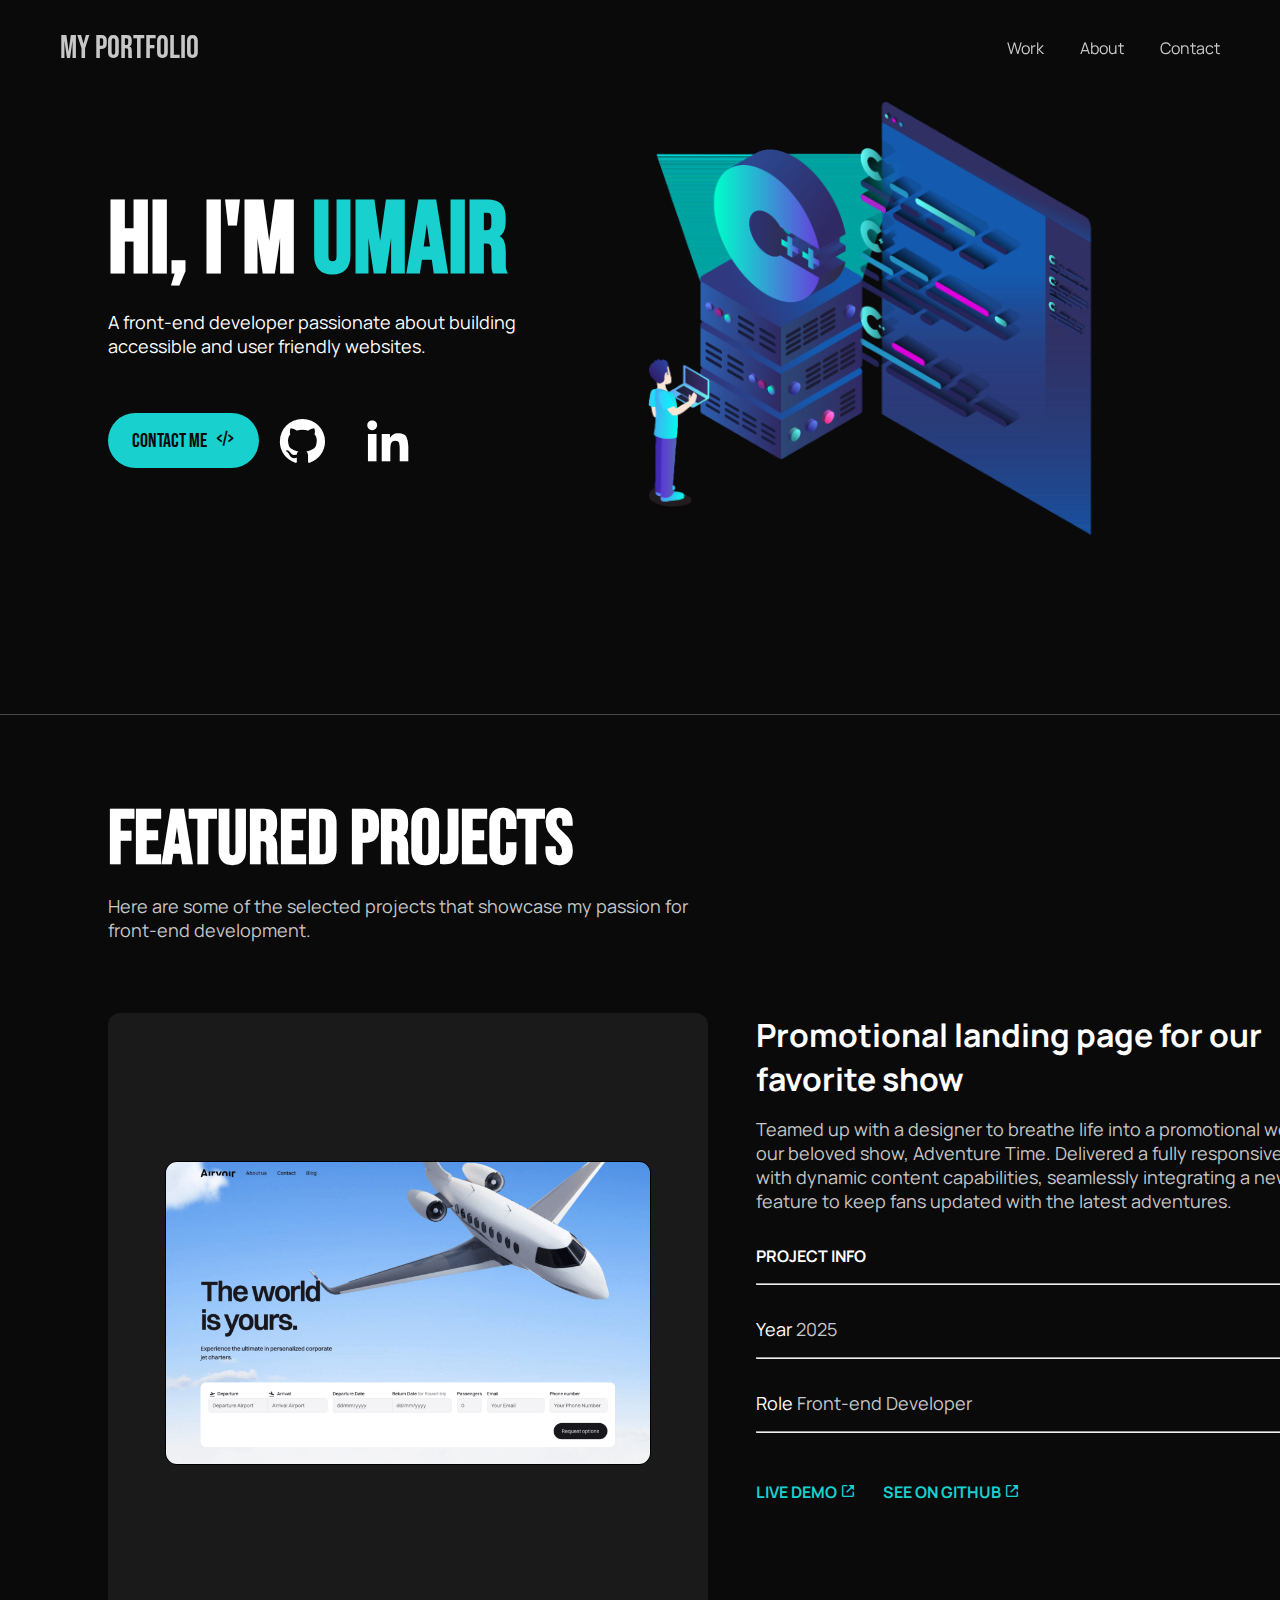
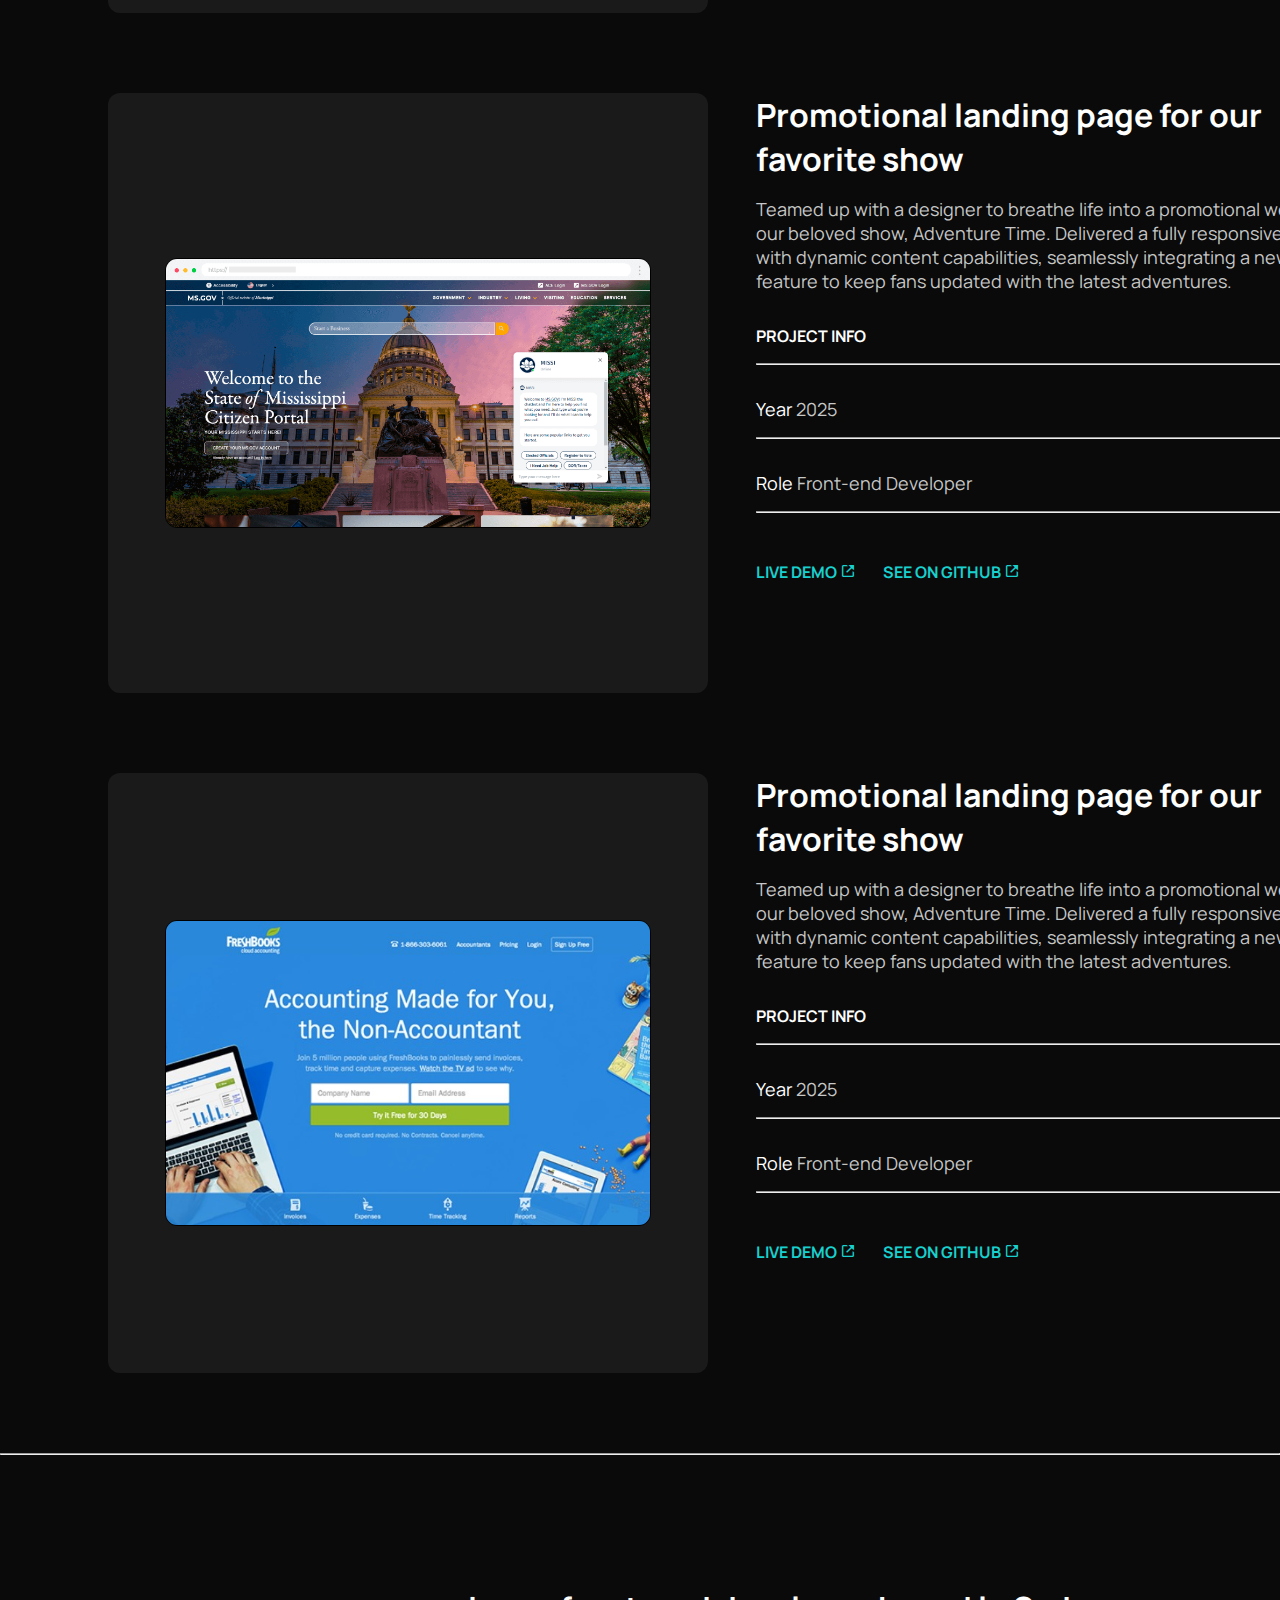
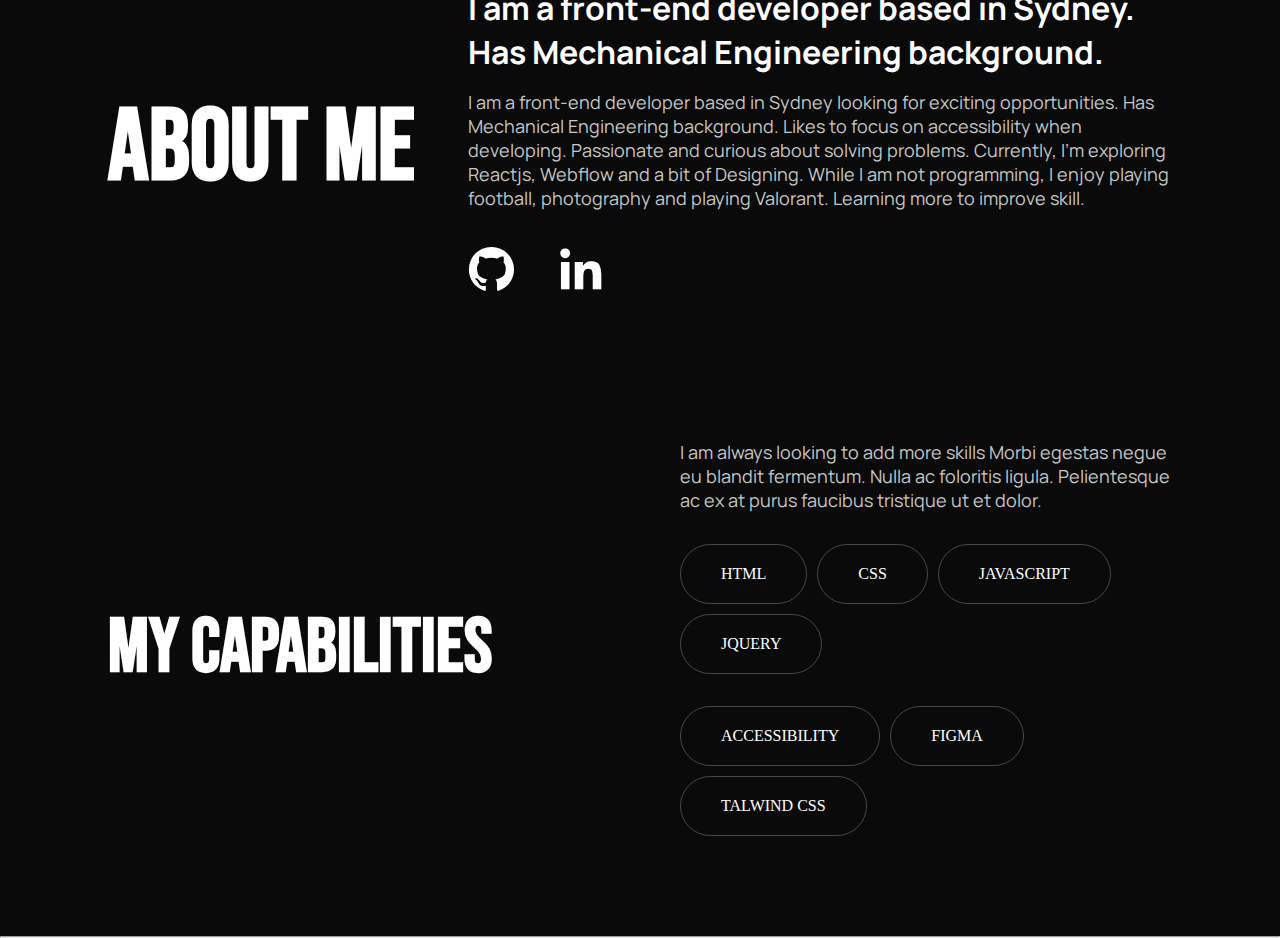
<file: index.html>
<!DOCTYPE html>
<html lang="en">
  <head>
    <link rel="stylesheet" href="style.css" />
    <meta charset="UTF-8" />
    <meta name="viewport" content="width=device-width, initial-scale=1.0" />

    <title>My Portfolio Website</title>
    <link
      href="https://unpkg.com/boxicons@2.1.4/css/boxicons.min.css"
      rel="stylesheet"
    />
    <link
      href="https://fonts.googleapis.com/css2?family=Bebas+Neue&family=Manrope:wght@200..800&display=swap"
      rel="stylesheet"
    />
  </head>
  <body>
    <header class="head">
      <a href="#" class="logo">My Portfolio</a>
      <nav class="navbar">
        <a href="#">Work</a>
        <a href="#">About</a>
        <a href="#">Contact</a>
      </nav>
    </header>
    <section class="home">
      <div class="homecont">
        <h3>Hi, I'm <span>Umair</span></h3>
        <p>
          A front-end developer passionate about building accessible and user
          friendly websites.
        </p>
        <div class="contacts">
          <a href="#" class="contactbut"
            >Contact Me<i class="bx bx-code-alt" style="color: #0a0a0a"></i
          ></a>
          <a href="#"><i class="bx bxl-github"></i></a>
          <a href="#"><i class="bx bxl-linkedin"></i></a>
        </div>
      </div>
      <div class="homeimagesec">
        <img src="img/homeimg-Photoroom.png" alt="" />
      </div>
    </section>
    <div class="line"><hr color="#484848" size="1px" /></div>
    <!-- featured projects  -->
    <section class="featuredproj">
      <div class="feathead">
        <h3>Featured Projects

        </h3>
        <p>Here are some of the selected projects that showcase my passion for front-end development.</p>
      </div>
      <div class="featurebox">
        <div class="box1">
          <div class="boximgbox">
            <img src="img/planeweb.png" alt="">
          </div>
        </div>
       <div class="box2">
        <div class="textbox">
          <h3>
            Promotional landing page for our favorite show
          </h3>
          <p class="textboxpara">
            Teamed up with a designer to breathe life into a promotional webpage for our beloved show, Adventure Time. Delivered a fully responsive design with dynamic content capabilities, seamlessly integrating a newsletter feature to keep fans updated with the latest adventures.
          </p>
        <div class="pinfo">
          <h3>PROJECT INFO</h3>
         <hr class="line">
         <p>Year <span class="year">2025</span></p>
         <hr class="line">
         <p>Role <span class="srole">Front-end Developer</span></p>
         <hr class="line">
         <div class="featbuttons">
          <a href="#" class="livedemo">LIVE DEMO <i class='bx bx-link-external'></i></a>
          <a href="#" class="seegit">SEE ON GITHUB <i class='bx bx-link-external'></i></a>
          

         </div>
         
        </div>
        </div>
        
       </div>
          
         
          
        </div>


        <!-- box 2
          -->
          <div class="featurebox">
            <div class="box2">
              <div class="boximgbox">
                <img src="img/web3.png" alt="">
              </div>
            </div>
           <div class="box2">
            <div class="textbox">
              <h3>
                Promotional landing page for our favorite show
              </h3>
              <p class="textboxpara">
                Teamed up with a designer to breathe life into a promotional webpage for our beloved show, Adventure Time. Delivered a fully responsive design with dynamic content capabilities, seamlessly integrating a newsletter feature to keep fans updated with the latest adventures.
              </p>
            <div class="pinfo">
              <h3>PROJECT INFO</h3>
             <hr class="line">
             <p>Year <span class="year">2025</span></p>
             <hr class="line">
             <p>Role <span class="srole">Front-end Developer</span></p>
             <hr class="line">
             <div class="featbuttons">
              <a href="#" class="livedemo">LIVE DEMO <i class='bx bx-link-external'></i></a>
              <a href="#" class="seegit">SEE ON GITHUB <i class='bx bx-link-external'></i></a>
              
    
             </div>
             
            </div>
            </div>
            
           </div>
              
             
              
            </div>

            <!-- box3 -->
            <div class="featurebox">
              <div class="box3">
                <div class="boximgbox">
                  <img src="img/web4.jpg" alt="">
                </div>
              </div>
             <div class="box2">
              <div class="textbox">
                <h3>
                  Promotional landing page for our favorite show
                </h3>
                <p class="textboxpara">
                  Teamed up with a designer to breathe life into a promotional webpage for our beloved show, Adventure Time. Delivered a fully responsive design with dynamic content capabilities, seamlessly integrating a newsletter feature to keep fans updated with the latest adventures.
                </p>
              <div class="pinfo">
                <h3>PROJECT INFO</h3>
               <hr class="line">
               <p>Year <span class="year">2025</span></p>
               <hr class="line">
               <p>Role <span class="srole">Front-end Developer</span></p>
               <hr class="line">
               <div class="featbuttons">
                <a href="#" class="livedemo">LIVE DEMO <i class='bx bx-link-external'></i></a>
                <a href="#" class="seegit">SEE ON GITHUB <i class='bx bx-link-external'></i></a>
                
      
               </div>
               
              </div>
              </div>
              
             </div>
                
               
                
              </div>
      
    
      
    </section>
    <hr class="linetwo">
    
    <!-- about me -->
    <section class="aboutme">
       <div class="aboutbox1"> <div class="mehead">
        <h3>ABOUT ME
        </h3>
       
      </div></div>
       <div class="aboutbox2"></div>
     
      <div class="medetails">
        <h3>I am a front-end developer based in Sydney. 
          Has Mechanical Engineering background.</h3>
        <p>
          I am a front-end developer based in Sydney looking for exciting opportunities. Has Mechanical Engineering background. Likes to focus on accessibility when developing. Passionate and curious about solving problems. Currently, I’m exploring Reactjs, Webflow and a bit of Designing. While I am not programming, I enjoy playing football, photography and playing Valorant. Learning more to improve skill.
        </p>
        <div class="meicons">
          <a href="#"><i class="bx bxl-github"></i></a>
          <a href="#"><i class="bx bxl-linkedin"></i></a>
        </div>

        
      </div>
      
    </section>
    <!-- my capabilities -->
    <section class="capabilities">
      <div class="cbox1">
        <h3>
          My Capabilities
        </h3>
      </div>
      <div class="cboxtwo">
        <p>I am always looking to add more skills Morbi egestas negue eu blandit fermentum. Nulla ac foloritis ligula. Pelientesque ac ex at purus faucibus tristique ut et dolor.</p>
      <div class="skills">
          <span>HTML</span>
          <span>CSS</span>
          <span>JAVASCRIPT</span>
          <span>JQUERY</span>
      </div>
      <div class="additional-skills">
          <span>ACCESSIBILITY</span>
          <span>FIGMA</span>
          <span>TALWIND CSS</span>
      </div>
      </div>
  </section>
  <hr class="linethree">

  <!-- my experience -->
  

    </body>
    </html>
  </body>
</html>
</file>
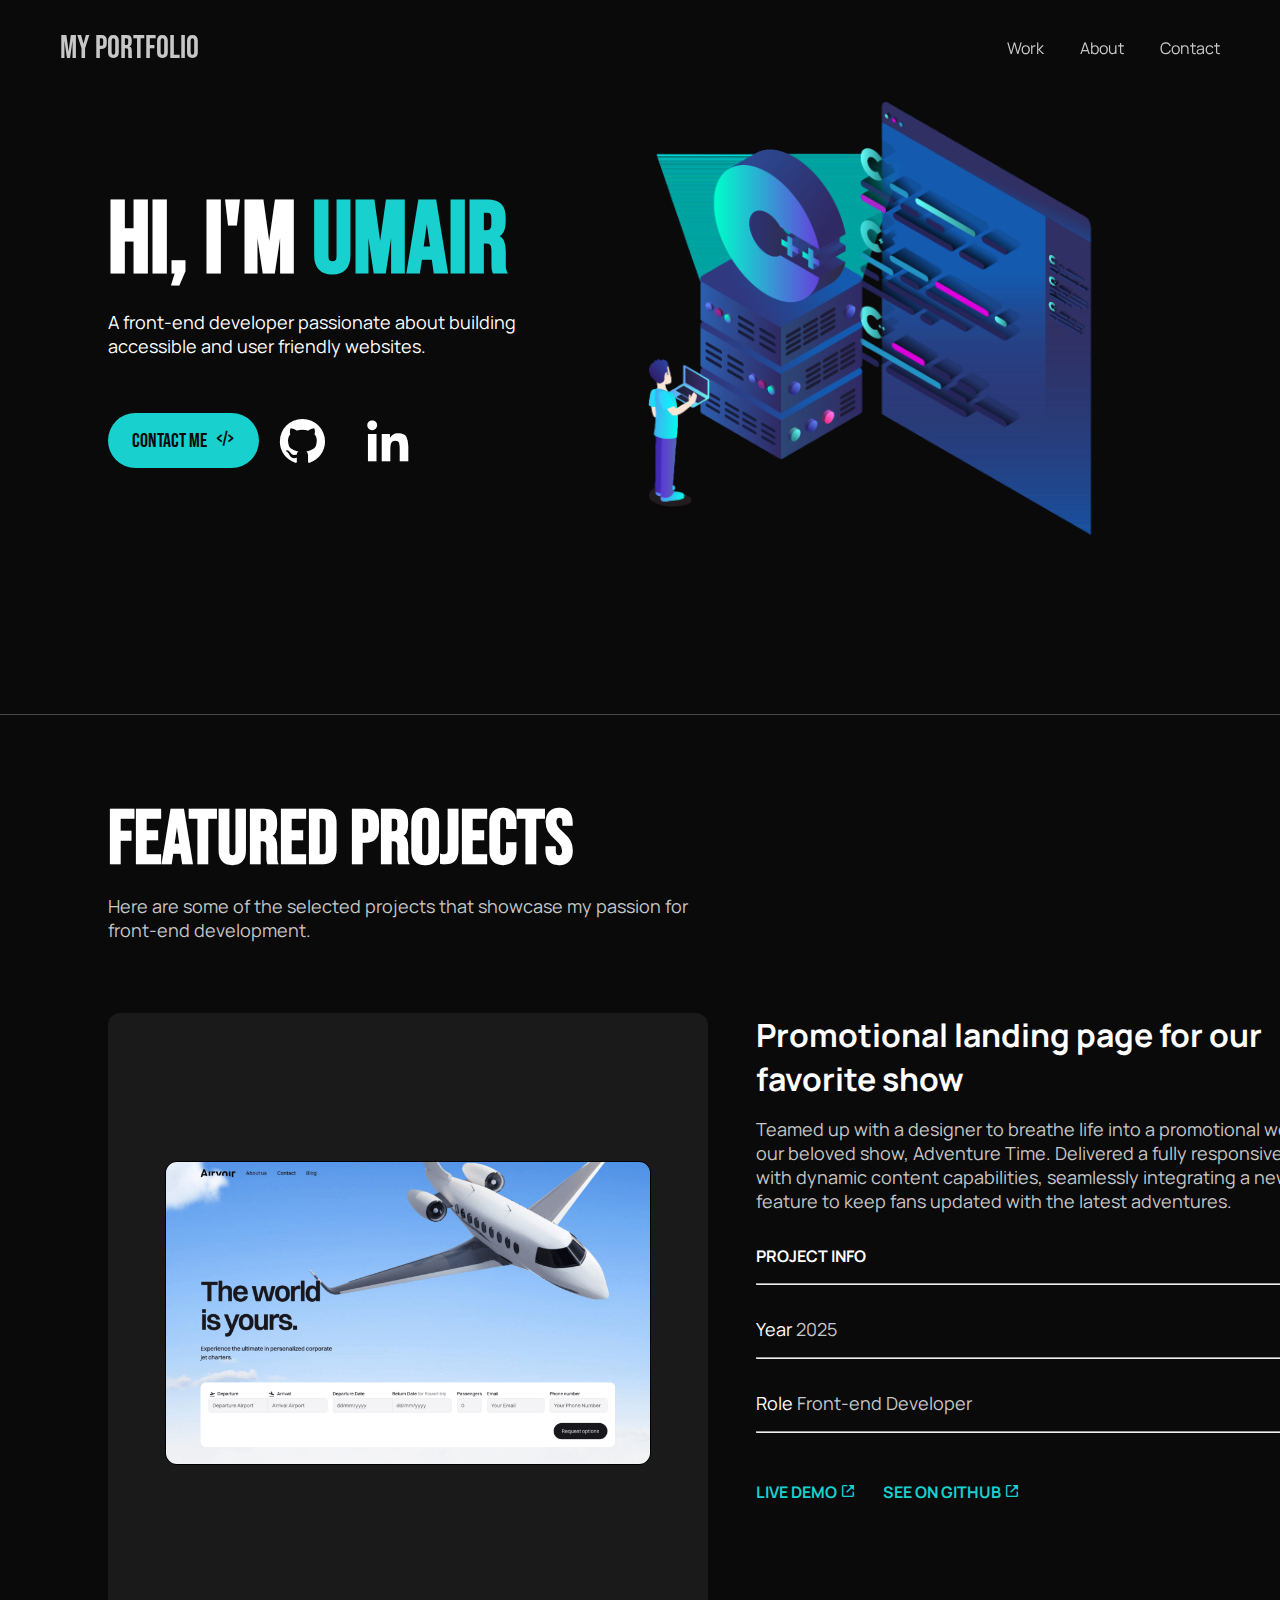
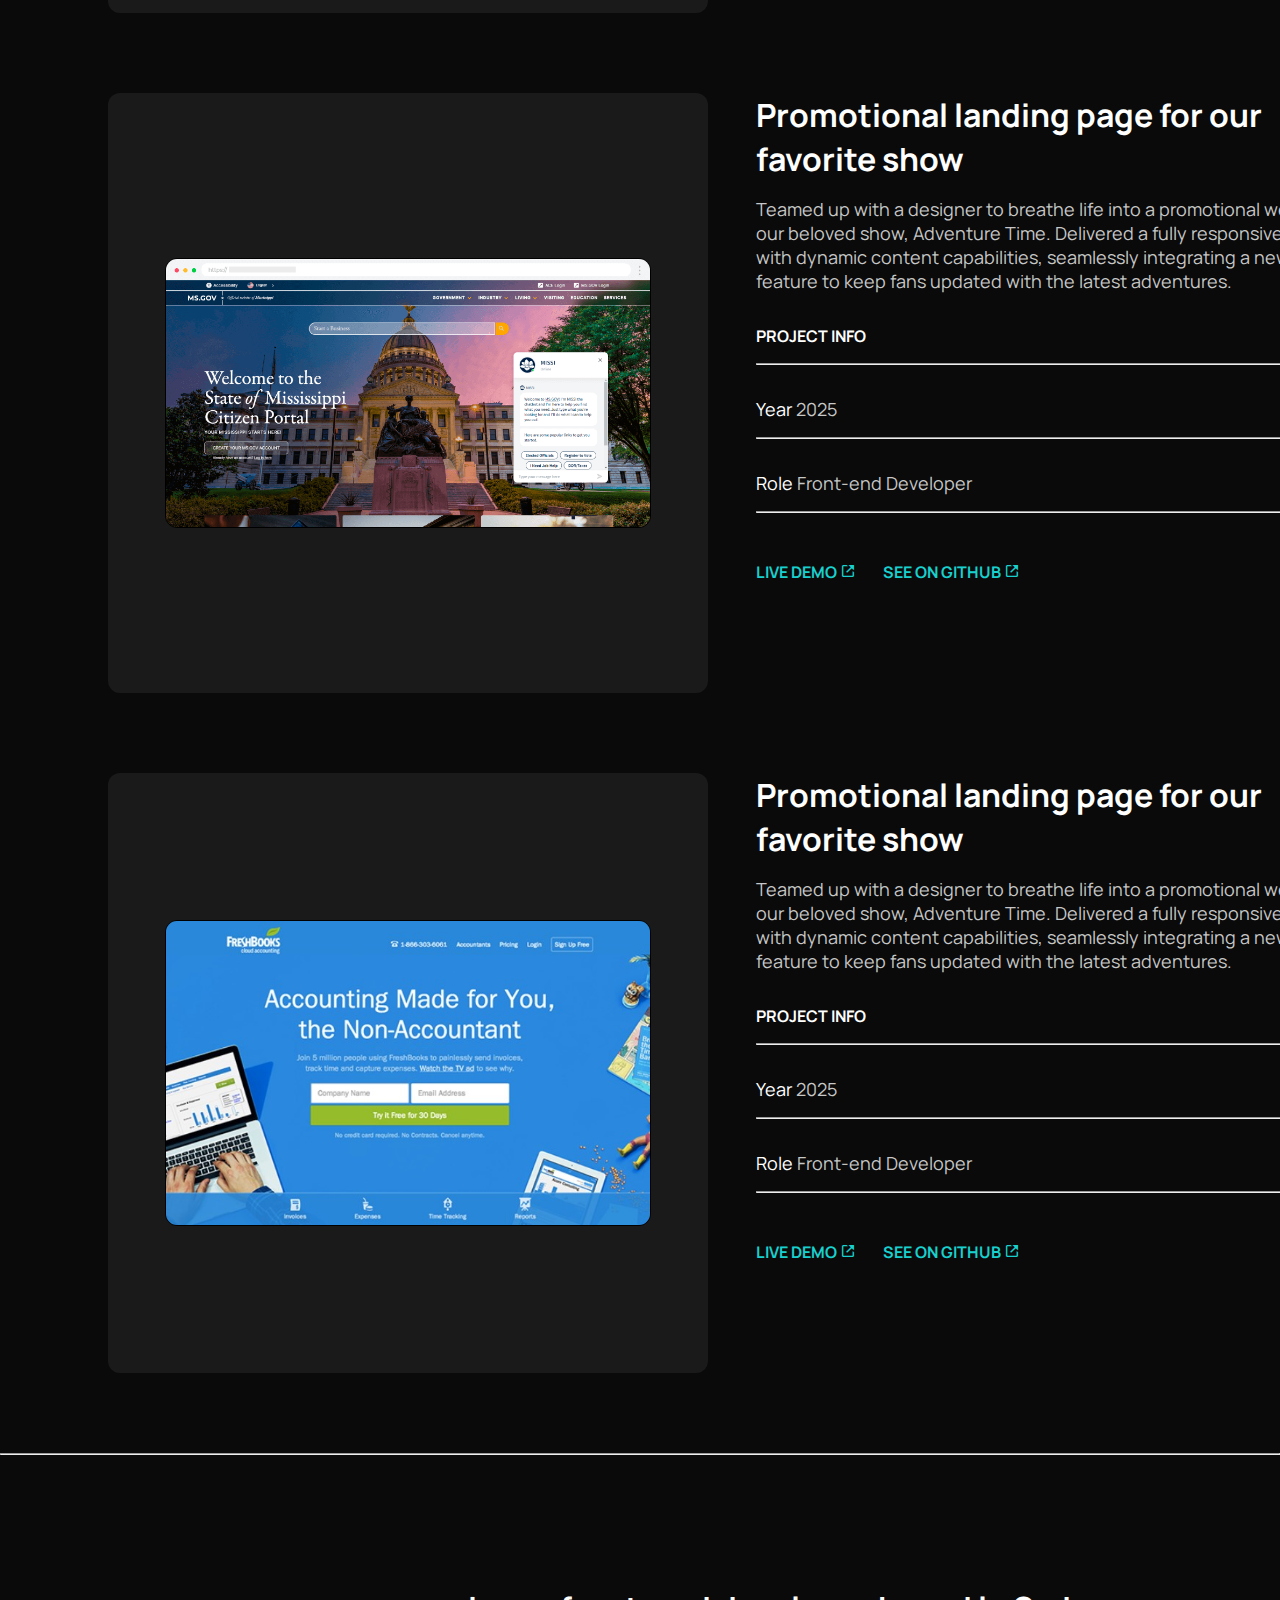
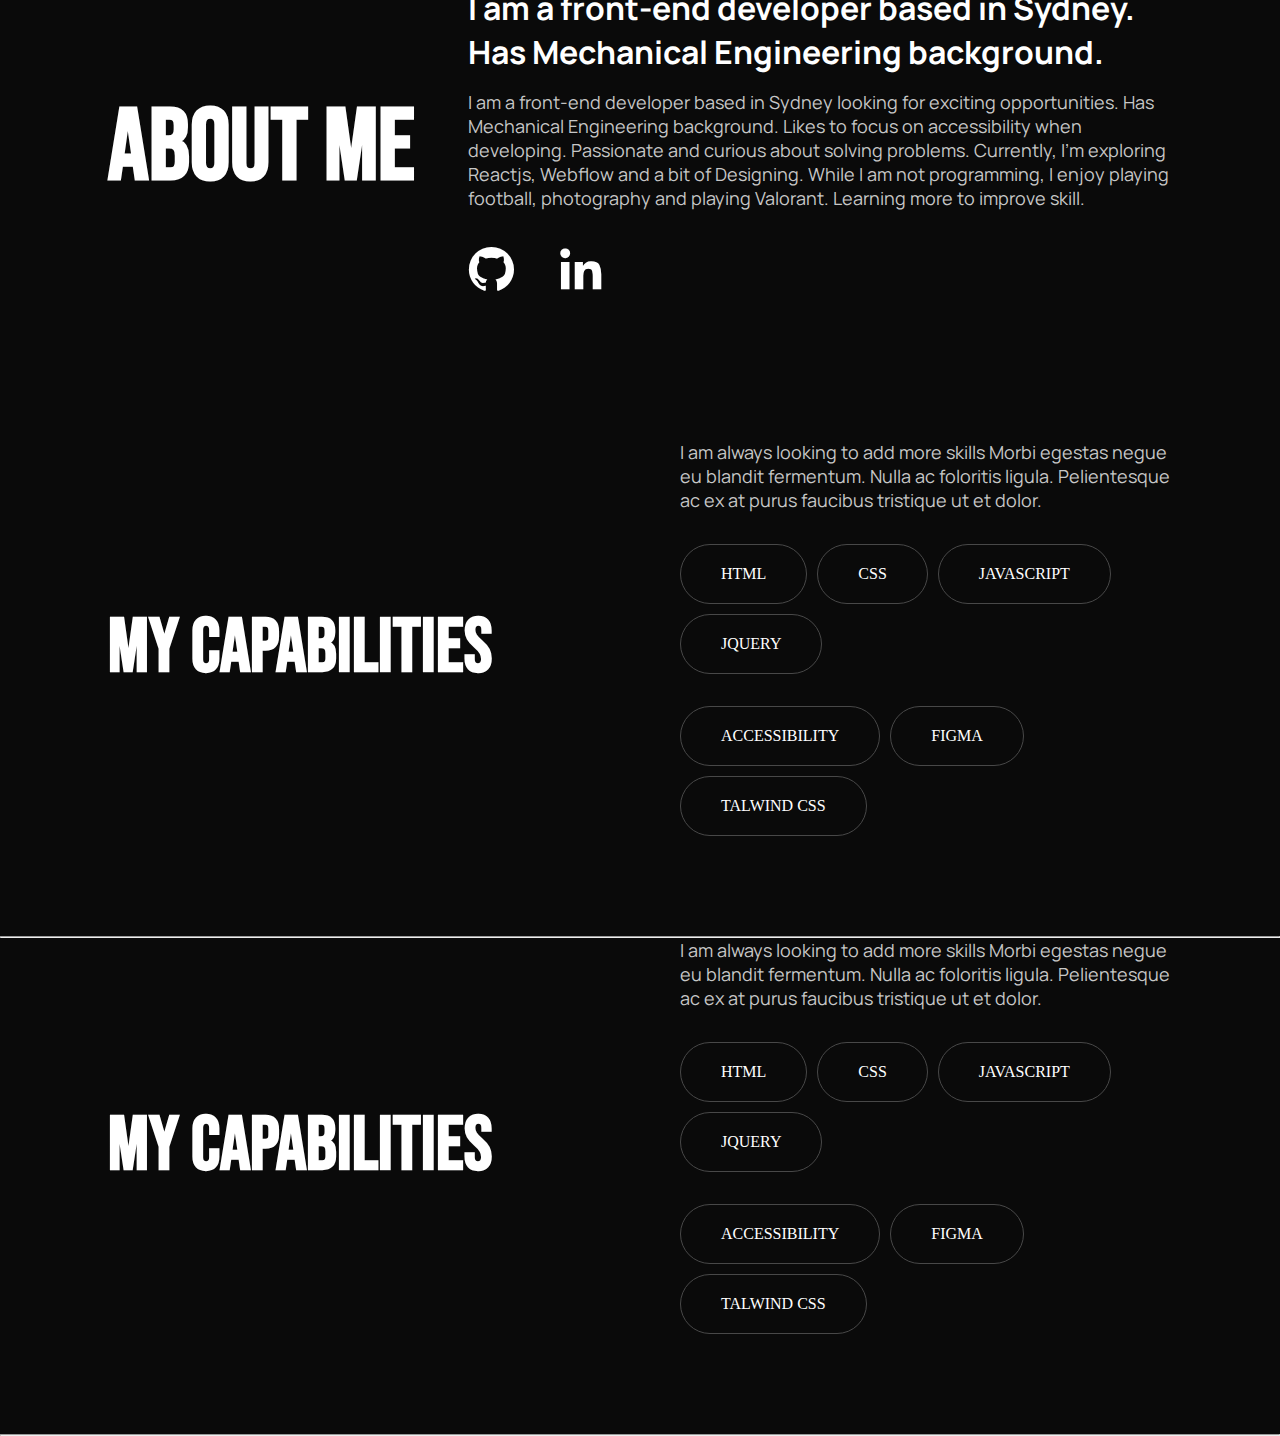
<file: Portfolio Website/index.html>
<!DOCTYPE html>
<html lang="en">
  <head>
    <link rel="stylesheet" href="style.css" />
    <meta charset="UTF-8" />
    <meta name="viewport" content="width=device-width, initial-scale=1.0" />

    <title>My Portfolio Website</title>
    <link
      href="https://unpkg.com/boxicons@2.1.4/css/boxicons.min.css"
      rel="stylesheet"
    />
    <link
      href="https://fonts.googleapis.com/css2?family=Bebas+Neue&family=Manrope:wght@200..800&display=swap"
      rel="stylesheet"
    />
  </head>
  <body>
    <header class="head">
      <a href="#" class="logo">My Portfolio</a>
      <nav class="navbar">
        <a href="#">Work</a>
        <a href="#">About</a>
        <a href="#">Contact</a>
      </nav>
    </header>
    <section class="home">
      <div class="homecont">
        <h3>Hi, I'm <span>Umair</span></h3>
        <p>
          A front-end developer passionate about building accessible and user
          friendly websites.
        </p>
        <div class="contacts">
          <a href="#" class="contactbut"
            >Contact Me<i class="bx bx-code-alt" style="color: #0a0a0a"></i
          ></a>
          <a href="#"><i class="bx bxl-github"></i></a>
          <a href="#"><i class="bx bxl-linkedin"></i></a>
        </div>
      </div>
      <div class="homeimagesec">
        <img src="img/homeimg-Photoroom.png" alt="" />
      </div>
    </section>
    <div class="line"><hr color="#484848" size="1px" /></div>
    <!-- featured projects  -->
    <section class="featuredproj">
      <div class="feathead">
        <h3>Featured Projects

        </h3>
        <p>Here are some of the selected projects that showcase my passion for front-end development.</p>
      </div>
      <div class="featurebox">
        <div class="box1">
          <div class="boximgbox">
            <img src="img/planeweb.png" alt="">
          </div>
        </div>
       <div class="box2">
        <div class="textbox">
          <h3>
            Promotional landing page for our favorite show
          </h3>
          <p class="textboxpara">
            Teamed up with a designer to breathe life into a promotional webpage for our beloved show, Adventure Time. Delivered a fully responsive design with dynamic content capabilities, seamlessly integrating a newsletter feature to keep fans updated with the latest adventures.
          </p>
        <div class="pinfo">
          <h3>PROJECT INFO</h3>
         <hr class="line">
         <p>Year <span class="year">2025</span></p>
         <hr class="line">
         <p>Role <span class="srole">Front-end Developer</span></p>
         <hr class="line">
         <div class="featbuttons">
          <a href="#" class="livedemo">LIVE DEMO <i class='bx bx-link-external'></i></a>
          <a href="#" class="seegit">SEE ON GITHUB <i class='bx bx-link-external'></i></a>
          

         </div>
         
        </div>
        </div>
        
       </div>
          
         
          
        </div>


        <!-- box 2
          -->
          <div class="featurebox">
            <div class="box2">
              <div class="boximgbox">
                <img src="img/web3.png" alt="">
              </div>
            </div>
           <div class="box2">
            <div class="textbox">
              <h3>
                Promotional landing page for our favorite show
              </h3>
              <p class="textboxpara">
                Teamed up with a designer to breathe life into a promotional webpage for our beloved show, Adventure Time. Delivered a fully responsive design with dynamic content capabilities, seamlessly integrating a newsletter feature to keep fans updated with the latest adventures.
              </p>
            <div class="pinfo">
              <h3>PROJECT INFO</h3>
             <hr class="line">
             <p>Year <span class="year">2025</span></p>
             <hr class="line">
             <p>Role <span class="srole">Front-end Developer</span></p>
             <hr class="line">
             <div class="featbuttons">
              <a href="#" class="livedemo">LIVE DEMO <i class='bx bx-link-external'></i></a>
              <a href="#" class="seegit">SEE ON GITHUB <i class='bx bx-link-external'></i></a>
              
    
             </div>
             
            </div>
            </div>
            
           </div>
              
             
              
            </div>

            <!-- box3 -->
            <div class="featurebox">
              <div class="box3">
                <div class="boximgbox">
                  <img src="img/web4.jpg" alt="">
                </div>
              </div>
             <div class="box2">
              <div class="textbox">
                <h3>
                  Promotional landing page for our favorite show
                </h3>
                <p class="textboxpara">
                  Teamed up with a designer to breathe life into a promotional webpage for our beloved show, Adventure Time. Delivered a fully responsive design with dynamic content capabilities, seamlessly integrating a newsletter feature to keep fans updated with the latest adventures.
                </p>
              <div class="pinfo">
                <h3>PROJECT INFO</h3>
               <hr class="line">
               <p>Year <span class="year">2025</span></p>
               <hr class="line">
               <p>Role <span class="srole">Front-end Developer</span></p>
               <hr class="line">
               <div class="featbuttons">
                <a href="#" class="livedemo">LIVE DEMO <i class='bx bx-link-external'></i></a>
                <a href="#" class="seegit">SEE ON GITHUB <i class='bx bx-link-external'></i></a>
                
      
               </div>
               
              </div>
              </div>
              
             </div>
                
               
                
              </div>
      
    
      
    </section>
    <hr class="linetwo">
    
    <!-- about me -->
    <section class="aboutme">
       <div class="aboutbox1"> <div class="mehead">
        <h3>ABOUT ME
        </h3>
       
      </div></div>
       <div class="aboutbox2"></div>
     
      <div class="medetails">
        <h3>I am a front-end developer based in Sydney. 
          Has Mechanical Engineering background.</h3>
        <p>
          I am a front-end developer based in Sydney looking for exciting opportunities. Has Mechanical Engineering background. Likes to focus on accessibility when developing. Passionate and curious about solving problems. Currently, I’m exploring Reactjs, Webflow and a bit of Designing. While I am not programming, I enjoy playing football, photography and playing Valorant. Learning more to improve skill.
        </p>
        <div class="meicons">
          <a href="#"><i class="bx bxl-github"></i></a>
          <a href="#"><i class="bx bxl-linkedin"></i></a>
        </div>

        
      </div>
      
    </section>
    <!-- my capabilities -->
    <section class="capabilities">
      <div class="cbox1">
        <h3>
          My Capabilities
        </h3>
      </div>
      <div class="cboxtwo">
        <p>I am always looking to add more skills Morbi egestas negue eu blandit fermentum. Nulla ac foloritis ligula. Pelientesque ac ex at purus faucibus tristique ut et dolor.</p>
      <div class="skills">
          <span>HTML</span>
          <span>CSS</span>
          <span>JAVASCRIPT</span>
          <span>JQUERY</span>
      </div>
      <div class="additional-skills">
          <span>ACCESSIBILITY</span>
          <span>FIGMA</span>
          <span>TALWIND CSS</span>
      </div>
      </div>
  </section>
  <hr class="linethree">

  <!-- my experience -->
  <section class="capabilities">
    <div class="cbox1">
      <h3>
        My Capabilities
      </h3>
    </div>
    <div class="cboxtwo">
      <p>I am always looking to add more skills Morbi egestas negue eu blandit fermentum. Nulla ac foloritis ligula. Pelientesque ac ex at purus faucibus tristique ut et dolor.</p>
    <div class="skills">
        <span>HTML</span>
        <span>CSS</span>
        <span>JAVASCRIPT</span>
        <span>JQUERY</span>
    </div>
    <div class="additional-skills">
        <span>ACCESSIBILITY</span>
        <span>FIGMA</span>
        <span>TALWIND CSS</span>
    </div>
    </div>
</section>
<hr class="linethree">

    </body>
    </html>
  </body>
</html>
</file>
<file: style.css>
* {
  margin: 0px;
  padding: 0px;
  box-sizing: border-box;
}
body {
  background: #0a0a0a;
}
.head {
  position: fixed;
  top: 0;
  left: 0;
  width: 100%;
  height: 96px;
  background: transparent;
  padding: 24px;
  display: flex;
  justify-content: space-between;
  align-items: center;
  padding-right: 60px;
  padding-left: 60px;
}
.logo {
  font-size: 32px;
  text-decoration: none;
  color: #c7c7c7;
  font-family: "Bebas Neue", serif;

  cursor: default;
}
.navbar a {
  color: #c7c7c7;
  font-size: 16px;
  text-decoration: none;
  margin-left: 32px;
  font-family: "Manrope", serif;
  transition: 0.3sec;
}

.navbar a:hover {
  color: #18d1cf;
}
.home {
  padding: 30px 108px 80px;

  display: flex;
  justify-content: space-between;
  align-items: center;
}
.homeimagesec img {
  width: 600px;
}
.homecont {
  max-width: 544px;
}
.homecont h3 {
  font-size: 101px;
  font-family: "Bebas Neue", serif;
  color: white;
}
.homecont h3 span {
  color: #18d1cf;
}
.homecont p {
  padding-top: 8px;
  font-size: 18px;
  color: #fff;
  font-family: "Manrope", serif;
}

.contacts {
  display: flex;
  align-items: center;

  padding-top: 40px;
}

.contactbut {
  text-decoration: none;
  background-color: #18d1cf;
  font-size: 20px;
  color: #0a0a0a;
  font-family: "Bebas Neue", serif;
  display: inline-block;
  padding: 15px 24px 15px;
  border-radius: 54px;
  font-weight: 800px;
  transition: 0.3sec;
}
.bxl-github {
  color: #fff;
  display: block;

  margin: 16px;
  width: 54px;
  height: 54px;
  font-size: 54px;
  align-items: center;
  justify-content: center;
  transition: 0.3s;
}
.bxl-linkedin {
  display: block;
  margin: 16px;
  width: 54px;
  height: 54px;
  color: #fff;
  font-size: 54px;
  transition: 0.3s;
}
.contactbut i {
  font-size: 20px;
  padding-left: 8px;
}
.bxl-github:hover {
  color: #18d1cf;
  text-shadow: 0 0 5px #18d1cf, 0 0 25px #18d1cf;
}
.bxl-linkedin:hover {
  text-shadow: 0 0 5px #18d1cf, 0 0 25px #18d1cf;

  color: #18d1cf;
}
.contactbut:hover {
  box-shadow: 0 0 5px #18d1cf, 0 0 25px #18d1cf;
  color: white;
}

/* featured  */
.feathead {
  height: 138px;
  width: 600px;
}
.feathead h3 {
  font-family: "Bebas Neue", serif;
}
.feathead p {
  color: #c7c7c7;
  font-size: 18px;
  font-family: "Manrope", serif;
  margin-top: 8px;
}
.featuredproj {
  padding: 80px 108px 80px;
}
.featuredproj h3 {
  color: #fff;
  font-size: 76px;
  font-family: "Bebas Neue";
}

.boximgbox {
  border-radius: 12px;
  height: 600px;
  background-color: #1a1a1a;
  width: 600px;
  display: flex;
  align-items: center;
  justify-content: center;
}
.featurebox {
  padding-top: 80px;
}
.boximgbox img {
  border: 1px solid black;
  border-radius: 12px;
  width: 486px;
}
.featurebox {
  display: flex;
  align-items: center;
}

/* textboxinfo */

.textbox h3 {
  font-size: 32px;
  color: #fff;
  font-family: "Manrope", serif;
}
.textbox {
  width: 624px;
  height: 600px;
  margin-left: 48px;
  font-family: "Manrope", serif;
}
.textbox p {
  font-size: 18px;
  color: #c7c7c7;
  padding-top: 16px;
}
.pinfo {
  margin-top: 32px;
}
.pinfo h3 {
  font-size: 16px;
  font-family: "Manrope", serif;
  font-weight: bold;
  color: #fff;
}
.pinfo hr {
  margin-top: 16px;
}
.pinfo p {
  color: #fff;
  margin: 16px 0px 16px;
}
.pinfo span {
  color: #c7c7c7;
}
.featbuttons {
  padding-top: 48px;
}
.livedemo {
  text-decoration: none;
  color: #18d1cf;
  font-weight: bold;
}
.seegit {
  margin-left: 24px;
  color: #18d1cf;
  font-weight: bold;
  text-decoration: none;
}
.livedemo bx-link-external {
  width: 18.41px;
}
.aboutme {
  display: flex;
  align-items: center;
  padding: 122px 108px 120px;
}
.aboutbox2 {
  width: 704px;
  height: 343px;
}
.medetails h3 {
  width: 670px;
  color: #fff;
  font-family: "Manrope", serif;
  font-size: 32px;
}
.medetails p {
  width: 704px;
  margin-top: 16px;
  font-family: "Manrope", serif;
  font-size: 18px;
  color: #c7c7c7;
}
.mehead h3 {
  width: 307px;
  font-size: 101px;
  color: white;
  font-family: "Bebas Neue", serif;
}
.meicons {
  margin-top: 16px;
  margin-left: -20px;
}
/* capabilities */
.capabilities {
  padding: 0px 108px 80px;
  display: flex;
  align-items: center;
}
.capabilities h3 {
  font-family: "Bebas Neue", serif;
  color: #fff;
  font-size: 76px;
  width: max-content;
}

.cboxtwo p {
  margin-left: 188px;
  font-family: "Manrope", serif;
  color: #c7c7c7;
  font-size: 18px;
}
.skills,
.additional-skills {
  margin-left: 188px;
  margin-top: 32px;
  display: flex;
  flex-wrap: wrap;
  gap: 10px;
  margin-bottom: 20px;
}

.skills span,
.additional-skills span {
  border: 1px solid #484848;
  color: #fff;
  padding: 20px 40px;
  border-radius: 54px;
  font-size: 16px;
}
/* my experience */
</file>
<file: Portfolio Website/style.css>
* {
  margin: 0px;
  padding: 0px;
  box-sizing: border-box;
}
body {
  background: #0a0a0a;
}
.head {
  position: fixed;
  top: 0;
  left: 0;
  width: 100%;
  height: 96px;
  background: transparent;
  padding: 24px;
  display: flex;
  justify-content: space-between;
  align-items: center;
  padding-right: 60px;
  padding-left: 60px;
}
.logo {
  font-size: 32px;
  text-decoration: none;
  color: #c7c7c7;
  font-family: "Bebas Neue", serif;

  cursor: default;
}
.navbar a {
  color: #c7c7c7;
  font-size: 16px;
  text-decoration: none;
  margin-left: 32px;
  font-family: "Manrope", serif;
  transition: 0.3sec;
}

.navbar a:hover {
  color: #18d1cf;
}
.home {
  padding: 30px 108px 80px;

  display: flex;
  justify-content: space-between;
  align-items: center;
}
.homeimagesec img {
  width: 600px;
}
.homecont {
  max-width: 544px;
}
.homecont h3 {
  font-size: 101px;
  font-family: "Bebas Neue", serif;
  color: white;
}
.homecont h3 span {
  color: #18d1cf;
}
.homecont p {
  padding-top: 8px;
  font-size: 18px;
  color: #fff;
  font-family: "Manrope", serif;
}

.contacts {
  display: flex;
  align-items: center;

  padding-top: 40px;
}

.contactbut {
  text-decoration: none;
  background-color: #18d1cf;
  font-size: 20px;
  color: #0a0a0a;
  font-family: "Bebas Neue", serif;
  display: inline-block;
  padding: 15px 24px 15px;
  border-radius: 54px;
  font-weight: 800px;
  transition: 0.3sec;
}
.bxl-github {
  color: #fff;
  display: block;

  margin: 16px;
  width: 54px;
  height: 54px;
  font-size: 54px;
  align-items: center;
  justify-content: center;
  transition: 0.3s;
}
.bxl-linkedin {
  display: block;
  margin: 16px;
  width: 54px;
  height: 54px;
  color: #fff;
  font-size: 54px;
  transition: 0.3s;
}
.contactbut i {
  font-size: 20px;
  padding-left: 8px;
}
.bxl-github:hover {
  color: #18d1cf;
  text-shadow: 0 0 5px #18d1cf, 0 0 25px #18d1cf;
}
.bxl-linkedin:hover {
  text-shadow: 0 0 5px #18d1cf, 0 0 25px #18d1cf;

  color: #18d1cf;
}
.contactbut:hover {
  box-shadow: 0 0 5px #18d1cf, 0 0 25px #18d1cf;
  color: white;
}

/* featured  */
.feathead {
  height: 138px;
  width: 600px;
}
.feathead h3 {
  font-family: "Bebas Neue", serif;
}
.feathead p {
  color: #c7c7c7;
  font-size: 18px;
  font-family: "Manrope", serif;
  margin-top: 8px;
}
.featuredproj {
  padding: 80px 108px 80px;
}
.featuredproj h3 {
  color: #fff;
  font-size: 76px;
  font-family: "Bebas Neue";
}

.boximgbox {
  border-radius: 12px;
  height: 600px;
  background-color: #1a1a1a;
  width: 600px;
  display: flex;
  align-items: center;
  justify-content: center;
}
.featurebox {
  padding-top: 80px;
}
.boximgbox img {
  border: 1px solid black;
  border-radius: 12px;
  width: 486px;
}
.featurebox {
  display: flex;
  align-items: center;
}

/* textboxinfo */

.textbox h3 {
  font-size: 32px;
  color: #fff;
  font-family: "Manrope", serif;
}
.textbox {
  width: 624px;
  height: 600px;
  margin-left: 48px;
  font-family: "Manrope", serif;
}
.textbox p {
  font-size: 18px;
  color: #c7c7c7;
  padding-top: 16px;
}
.pinfo {
  margin-top: 32px;
}
.pinfo h3 {
  font-size: 16px;
  font-family: "Manrope", serif;
  font-weight: bold;
  color: #fff;
}
.pinfo hr {
  margin-top: 16px;
}
.pinfo p {
  color: #fff;
  margin: 16px 0px 16px;
}
.pinfo span {
  color: #c7c7c7;
}
.featbuttons {
  padding-top: 48px;
}
.livedemo {
  text-decoration: none;
  color: #18d1cf;
  font-weight: bold;
}
.seegit {
  margin-left: 24px;
  color: #18d1cf;
  font-weight: bold;
  text-decoration: none;
}
.livedemo bx-link-external {
  width: 18.41px;
}
.aboutme {
  display: flex;
  align-items: center;
  padding: 122px 108px 120px;
}
.aboutbox2 {
  width: 704px;
  height: 343px;
}
.medetails h3 {
  width: 670px;
  color: #fff;
  font-family: "Manrope", serif;
  font-size: 32px;
}
.medetails p {
  width: 704px;
  margin-top: 16px;
  font-family: "Manrope", serif;
  font-size: 18px;
  color: #c7c7c7;
}
.mehead h3 {
  width: 307px;
  font-size: 101px;
  color: white;
  font-family: "Bebas Neue", serif;
}
.meicons {
  margin-top: 16px;
  margin-left: -20px;
}
/* capabilities */
.capabilities {
  padding: 0px 108px 80px;
  display: flex;
  align-items: center;
}
.capabilities h3 {
  font-family: "Bebas Neue", serif;
  color: #fff;
  font-size: 76px;
  width: max-content;
}

.cboxtwo p {
  margin-left: 188px;
  font-family: "Manrope", serif;
  color: #c7c7c7;
  font-size: 18px;
}
.skills,
.additional-skills {
  margin-left: 188px;
  margin-top: 32px;
  display: flex;
  flex-wrap: wrap;
  gap: 10px;
  margin-bottom: 20px;
}

.skills span,
.additional-skills span {
  border: 1px solid #484848;
  color: #fff;
  padding: 20px 40px;
  border-radius: 54px;
  font-size: 16px;
}
/* my experience */
</file>
